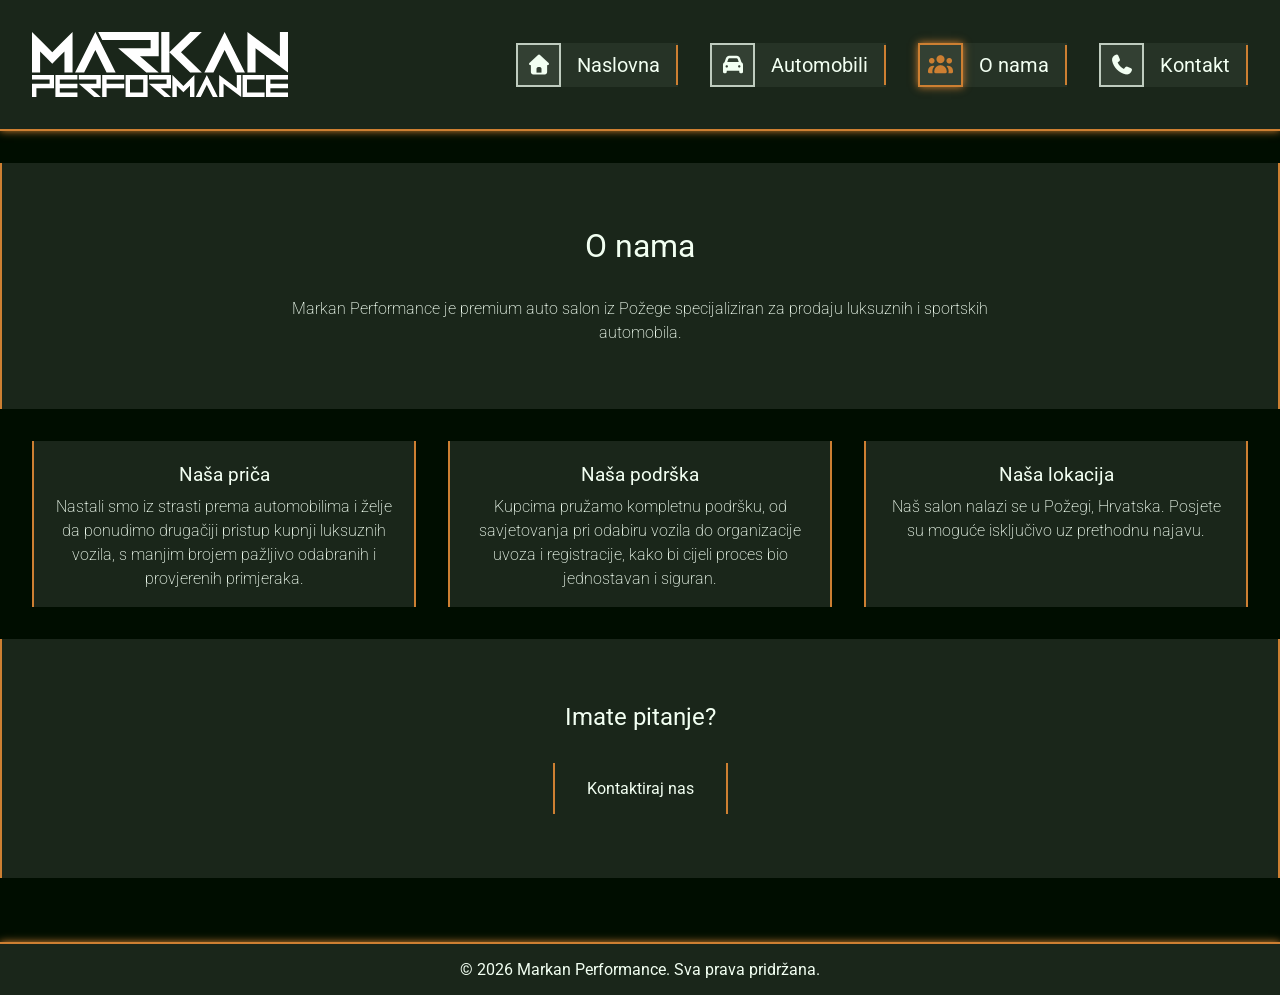
<file: markanperformance/about.html>
<!DOCTYPE html>
<html lang="hr">
  <head>
    <meta charset="UTF-8">
    <meta name="viewport" content="width=device-width, initial-scale=1.0">
    <title>Markan | O nama</title>
    <link rel="icon" type="image/svg+xml" href="images/common/favicon.svg">
    <link rel="stylesheet" href="css/common/style.css">
    <link rel="stylesheet" href="css/common/header.css">
    <link rel="stylesheet" href="css/common/footer.css">
    <link rel="stylesheet" href="css/about.css">
  </head>
  <body>
    <header>
      <a href="index.html"><img src="images/common/header/logo.svg" class="logo" alt="Markan Performance logo"></a>
      <nav>
        <ul>
          <li><a href="index.html" class="button"><span class="icon"><i class="fa-solid fa-home"></i></span><span class="text">Naslovna</span></a></li>
          <li><a href="cars.html" class="button"><span class="icon"><i class="fa-solid fa-car"></i></span><span class="text">Automobili</span></a></li>
          <li><a href="about.html" class="button active"><span class="icon"><i class="fa-solid fa-users"></i></span><span class="text">O nama</span></a></li>
          <li><a href="contact.html" class="button"><span class="icon"><i class="fa-solid fa-phone"></i></span><span class="text">Kontakt</span></a></li>
        </ul>
      </nav>
    </header>
    <main>

      <section class="about-hero">
        <h1>O nama</h1>
        <p>Markan Performance je premium auto salon iz Požege specijaliziran za prodaju luksuznih i sportskih automobila.</p>
      </section>

      <section class="about">
        <article class="about-item">
          <h3 class="about-item-title">Naša priča</h3>
          <p class="about-item-text">
            Nastali smo iz strasti prema automobilima i želje da ponudimo drugačiji pristup kupnji luksuznih vozila, s manjim brojem pažljivo odabranih i provjerenih primjeraka.
          </p>
        </article>
        <article class="about-item">
          <h3 class="about-item-title">Naša podrška</h3>
          <p class="about-item-text">
            Kupcima pružamo kompletnu podršku, od savjetovanja pri odabiru vozila do organizacije uvoza i registracije, kako bi cijeli proces bio jednostavan i siguran.
          </p>
        </article>
        <article class="about-item">
          <h3 class="about-item-title">Naša lokacija</h3>
          <p class="about-item-text">
            Naš salon nalazi se u Požegi, Hrvatska. Posjete su moguće isključivo uz prethodnu najavu.
          </p>
        </article>
      </section>

      <section class="about-contact">
        <h2>Imate pitanje?</h2>
        <a href="contact.html" class="about-button">Kontaktiraj nas</a>
      </section>

    </main>
    <footer>
      <p>© 2026 Markan Performance. Sva prava pridržana.</p>
    </footer>
  </body>
</html>
</file>
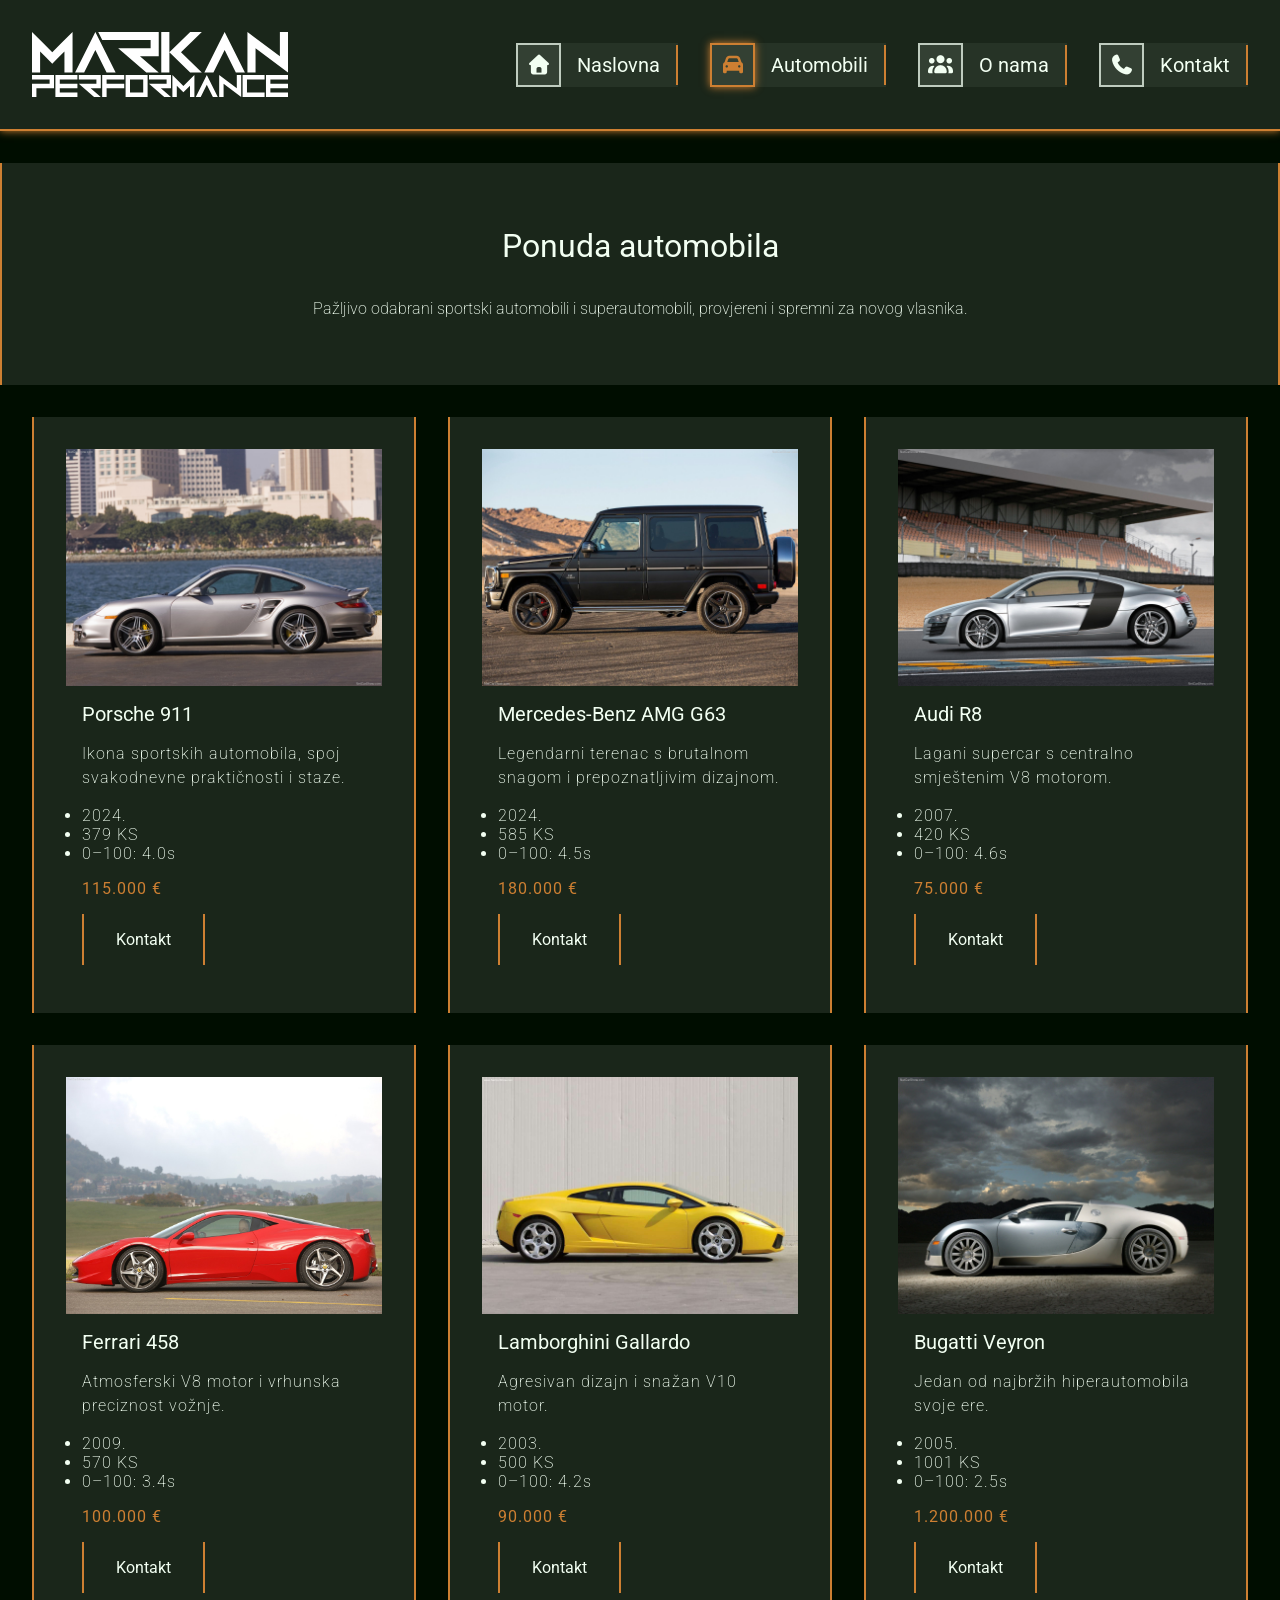
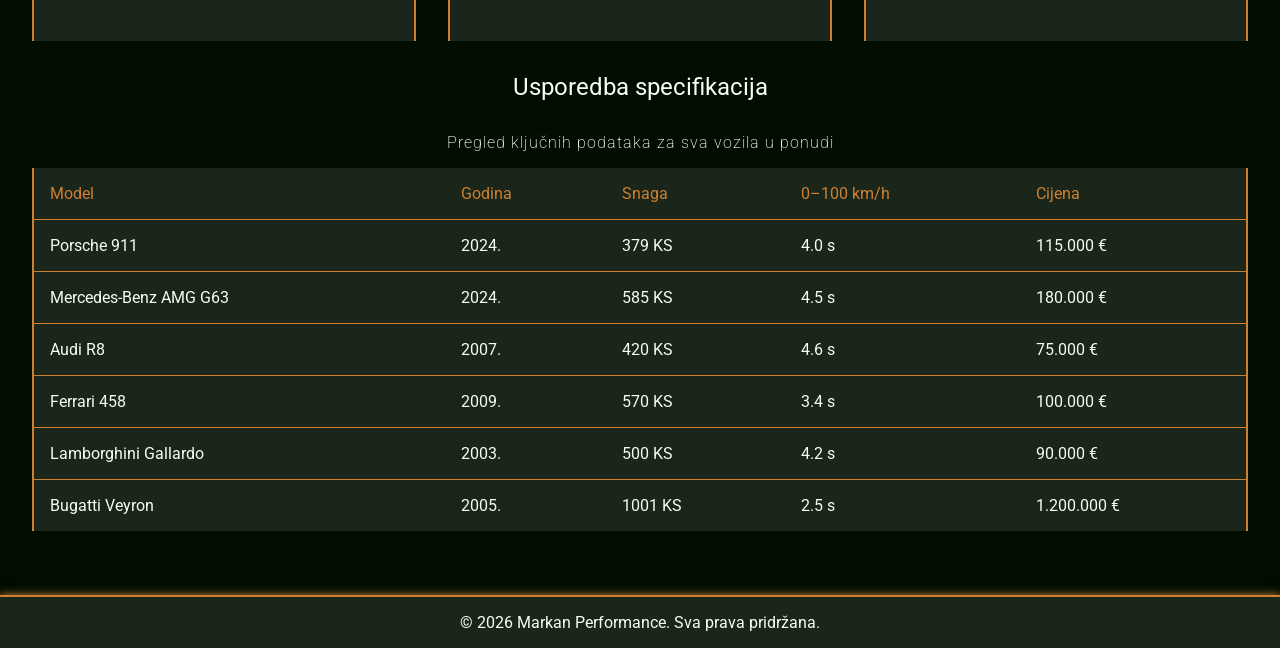
<file: markanperformance/cars.html>
<!DOCTYPE html>
<html lang="hr">
  <head>
    <meta charset="UTF-8">
    <meta name="viewport" content="width=device-width, initial-scale=1.0">
    <title>Markan | Automobili</title>
    <link rel="icon" type="image/svg+xml" href="images/common/favicon.svg">
    <link rel="stylesheet" href="css/common/style.css">
    <link rel="stylesheet" href="css/common/header.css">
    <link rel="stylesheet" href="css/common/footer.css">
    <link rel="stylesheet" href="css/cars.css">
  </head>
  <body>
    <header>
      <a href="index.html"><img src="images/common/header/logo.svg" class="logo" alt="Markan Performance logo"></a>
      <nav>
        <ul>
          <li><a href="index.html" class="button"><span class="icon"><i class="fa-solid fa-home"></i></span><span class="text">Naslovna</span></a></li>
          <li><a href="cars.html" class="button active"><span class="icon"><i class="fa-solid fa-car"></i></span><span class="text">Automobili</span></a></li>
          <li><a href="about.html" class="button"><span class="icon"><i class="fa-solid fa-users"></i></span><span class="text">O nama</span></a></li>
          <li><a href="contact.html" class="button"><span class="icon"><i class="fa-solid fa-phone"></i></span><span class="text">Kontakt</span></a></li>
        </ul>
      </nav>
    </header>
    <main>

      <section class="cars-hero">
        <h1>Ponuda automobila</h1>
        <p>Pažljivo odabrani sportski automobili i superautomobili, provjereni i spremni za novog vlasnika.</p>
      </section>

      <section class="cars-grid">
        <article class="car-card">
          <img src="images/cars/porsche_911.jpg" alt="Porsche 911">
          <div class="car-info">
            <h3 class="car-title">Porsche 911</h3>
            <p class="car-desc">Ikona sportskih automobila, spoj svakodnevne praktičnosti i staze.</p>
            <ul class="car-specs">
              <li>2024.</li>
              <li>379 KS</li>
              <li>0–100: 4.0s</li>
            </ul>
            <p class="car-price">115.000 €</p>
            <a href="contact.html#upit" class="car-button">Kontakt</a>
          </div>
        </article>
        <article class="car-card">
          <img src="images/cars/mercedes_benz_amg_g63.jpg" alt="Mercedes-Benz AMG G63">
          <div class="car-info">
            <h3 class="car-title">Mercedes-Benz AMG G63</h3>
            <p class="car-desc">Legendarni terenac s brutalnom snagom i prepoznatljivim dizajnom.</p>
            <ul class="car-specs">
              <li>2024.</li>
              <li>585 KS</li>
              <li>0–100: 4.5s</li>
            </ul>
            <p class="car-price">180.000 €</p>
            <a href="contact.html#upit" class="car-button">Kontakt</a>
          </div>
        </article>
        <article class="car-card">
          <img src="images/cars/audi_r8.jpg" alt="Audi R8">
          <div class="car-info">
            <h3 class="car-title">Audi R8</h3>
            <p class="car-desc">Lagani supercar s centralno smještenim V8 motorom.</p>
            <ul class="car-specs">
              <li>2007.</li>
              <li>420 KS</li>
              <li>0–100: 4.6s</li>
            </ul>
            <p class="car-price">75.000 €</p>
            <a href="contact.html#upit" class="car-button">Kontakt</a>
          </div>
        </article>
        <article class="car-card">
          <img src="images/cars/ferrari_458.jpg" alt="Ferrari 458">
          <div class="car-info">
            <h3 class="car-title">Ferrari 458</h3>
            <p class="car-desc">Atmosferski V8 motor i vrhunska preciznost vožnje.</p>
            <ul class="car-specs">
              <li>2009.</li>
              <li>570 KS</li>
              <li>0–100: 3.4s</li>
            </ul>
            <p class="car-price">100.000 €</p>
            <a href="contact.html#upit" class="car-button">Kontakt</a>
          </div>
        </article>
        <article class="car-card">
          <img src="images/cars/lamborghini_gallardo.jpg" alt="Lamborghini Gallardo">
          <div class="car-info">
            <h3 class="car-title">Lamborghini Gallardo</h3>
            <p class="car-desc">Agresivan dizajn i snažan V10 motor.</p>
            <ul class="car-specs">
              <li>2003.</li>
              <li>500 KS</li>
              <li>0–100: 4.2s</li>
            </ul>
            <p class="car-price">90.000 €</p>
            <a href="contact.html#upit" class="car-button">Kontakt</a>
          </div>
        </article>
        <article class="car-card">
          <img src="images/cars/bugatti_veyron.jpg" alt="Bugatti Veyron">
          <div class="car-info">
            <h3 class="car-title">Bugatti Veyron</h3>
            <p class="car-desc">Jedan od najbržih hiperautomobila svoje ere.</p>
            <ul class="car-specs">
              <li>2005.</li>
              <li>1001 KS</li>
              <li>0–100: 2.5s</li>
            </ul>
            <p class="car-price">1.200.000 €</p>
            <a href="contact.html#upit" class="car-button">Kontakt</a>
          </div>
        </article>
      </section>

      <section class="cars-compare">
        <h2>Usporedba specifikacija</h2>
        <table>
          <caption>Pregled ključnih podataka za sva vozila u ponudi</caption>
          <thead>
            <tr>
              <th scope="col">Model</th>
              <th scope="col">Godina</th>
              <th scope="col">Snaga</th>
              <th scope="col">0–100 km/h</th>
              <th scope="col">Cijena</th>
            </tr>
          </thead>
          <tbody>
            <tr>
              <th scope="row">Porsche 911</th>
              <td>2024.</td>
              <td>379 KS</td>
              <td>4.0 s</td>
              <td>115.000 €</td>
            </tr>
            <tr>
              <th scope="row">Mercedes-Benz AMG G63</th>
              <td>2024.</td>
              <td>585 KS</td>
              <td>4.5 s</td>
              <td>180.000 €</td>
            </tr>
            <tr>
              <th scope="row">Audi R8</th>
              <td>2007.</td>
              <td>420 KS</td>
              <td>4.6 s</td>
              <td>75.000 €</td>
            </tr>
            <tr>
              <th scope="row">Ferrari 458</th>
              <td>2009.</td>
              <td>570 KS</td>
              <td>3.4 s</td>
              <td>100.000 €</td>
            </tr>
            <tr>
              <th scope="row">Lamborghini Gallardo</th>
              <td>2003.</td>
              <td>500 KS</td>
              <td>4.2 s</td>
              <td>90.000 €</td>
            </tr>
            <tr>
              <th scope="row">Bugatti Veyron</th>
              <td>2005.</td>
              <td>1001 KS</td>
              <td>2.5 s</td>
              <td>1.200.000 €</td>
            </tr>
          </tbody>
        </table>
      </section>

    </main>
    <footer>
      <p>© 2026 Markan Performance. Sva prava pridržana.</p>
    </footer>
  </body>
</html>
</file>
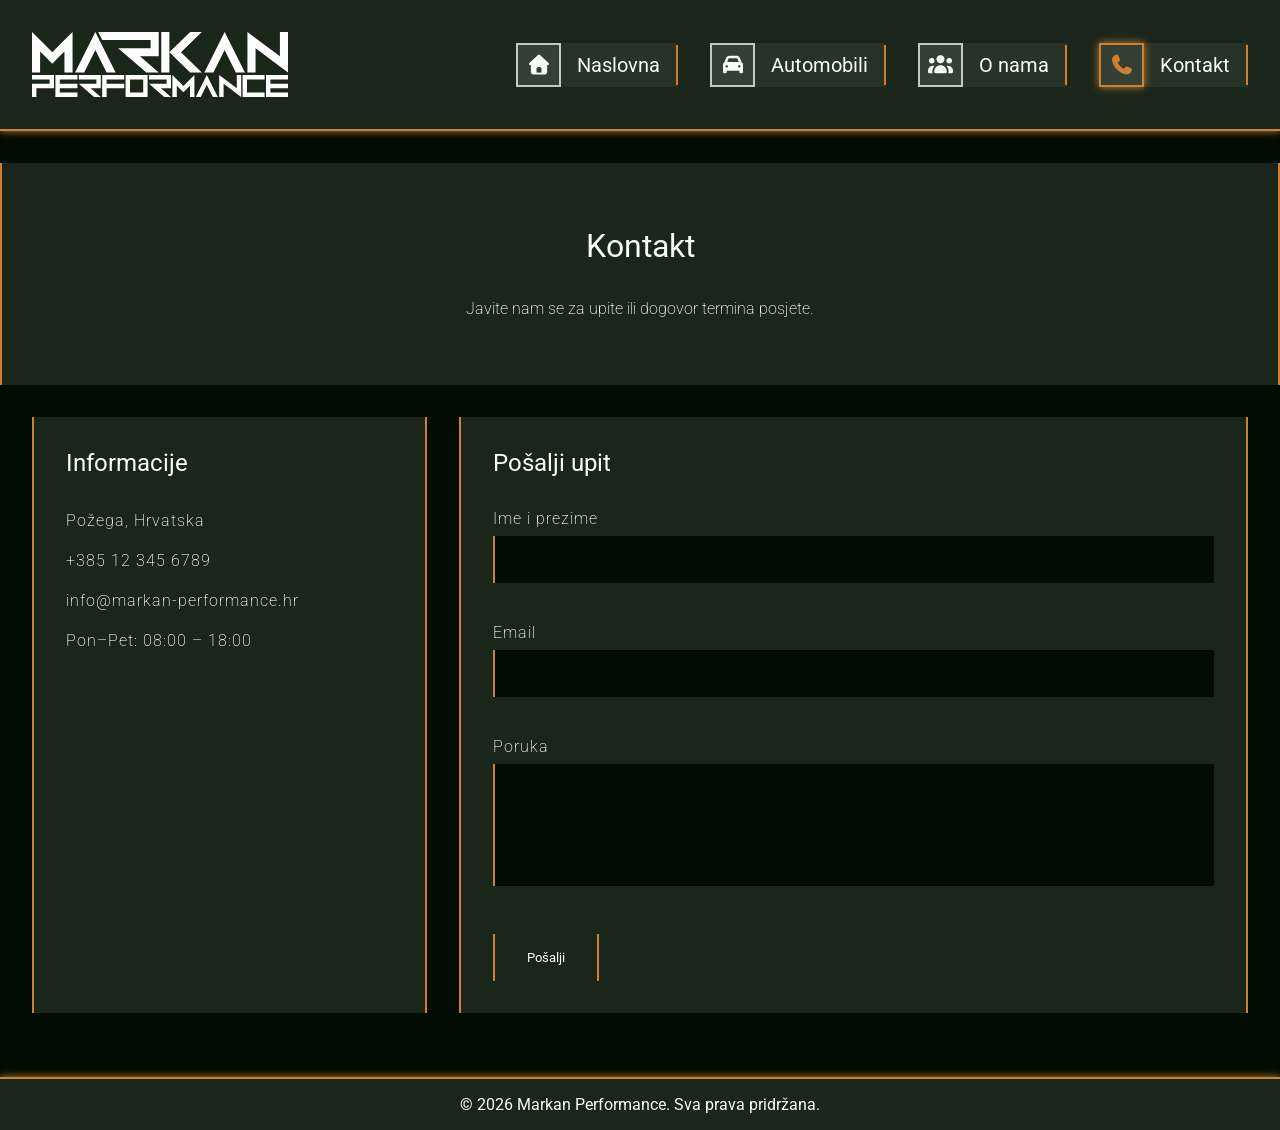
<file: markanperformance/contact.html>
<!DOCTYPE html>
<html lang="hr">
  <head>
    <meta charset="UTF-8">
    <meta name="viewport" content="width=device-width, initial-scale=1.0">
    <title>Markan | Kontakt</title>
    <link rel="icon" type="image/svg+xml" href="images/common/favicon.svg">
    <link rel="stylesheet" href="css/common/style.css">
    <link rel="stylesheet" href="css/common/header.css">
    <link rel="stylesheet" href="css/common/footer.css">
    <link rel="stylesheet" href="css/contact.css">
  </head>
  <body>
    <header>
      <a href="index.html"><img src="images/common/header/logo.svg" class="logo" alt="Markan Performance logo"></a>
      <nav>
        <ul>
          <li><a href="index.html" class="button"><span class="icon"><i class="fa-solid fa-home"></i></span><span class="text">Naslovna</span></a></li>
          <li><a href="cars.html" class="button"><span class="icon"><i class="fa-solid fa-car"></i></span><span class="text">Automobili</span></a></li>
          <li><a href="about.html" class="button"><span class="icon"><i class="fa-solid fa-users"></i></span><span class="text">O nama</span></a></li>
          <li><a href="contact.html" class="button active"><span class="icon"><i class="fa-solid fa-phone"></i></span><span class="text">Kontakt</span></a></li>
        </ul>
      </nav>
    </header>
    <main>

      <section class="contact-hero">
        <h1>Kontakt</h1>
        <p>Javite nam se za upite ili dogovor termina posjete.</p>
      </section>

      <section class="contact-content" id="upit">
        <div class="contact-info">
          <h2>Informacije</h2>
          <address>
            <ul>
              <li>Požega, Hrvatska</li>
              <li><a href="tel:+38512345678">+385 12 345 6789</a></li>
              <li><a href="mailto:info@markan-performance.hr">info@markan-performance.hr</a></li>
              <li>Pon–Pet: 08:00 – 18:00</li>
            </ul>
          </address>
        </div>
        <form class="contact-form" id="contact-form" novalidate>
          <h2>Pošalji upit</h2>

          <label for="name">Ime i prezime</label>
          <input type="text" id="name" name="name">
          <small class="error-message" id="name-error"></small>

          <label for="email">Email</label>
          <input type="email" id="email" name="email">
          <small class="error-message" id="email-error"></small>

          <label for="message">Poruka</label>
          <textarea id="message" name="message" rows="6"></textarea>
          <small class="error-message" id="message-error"></small>

          <button type="submit" class="contact-button">Pošalji</button>

          <p class="form-success" id="form-success" hidden>Uspješno poslano, javit ćemo se uskoro.</p>
        </form>
      </section>

    </main>
    <footer>
      <p>© 2026 Markan Performance. Sva prava pridržana.</p>
    </footer>
    <script src="js/contact.js"></script>
  </body>
</html>
</file>
<file: markanperformance/css/common/header.css>
header {
  padding: 32px;
  display: flex;
  justify-content: space-between;
  align-items: center;
  background: var(--background2);
  border-bottom: 2px solid var(--accent);
  box-shadow: 0px 0px 8px var(--accent);
}

header .logo {
  width: 256px;
  display: block;
}

nav ul {
  list-style: none;
  display: flex;
  gap: 32px;
}

nav a {
  display: flex;
  align-items: center;
  text-decoration: none;
  background: var(--background3);
  font-size: 1.25rem;
  color: var(--text);
}

nav .icon {
  padding: 8px;
  background: var(--background4);
  border: 2px solid var(--foreground5);
}

nav .text {
  padding: 8px 16px;
  font-weight: 400;
  transition: 0.2s linear;
  border-right: 2px solid var(--accent);
}

nav a.active .icon {
  color: var(--accent);
  border: 2px solid var(--accent);
  box-shadow: 0px 0px 8px var(--accent);
}

nav a:hover .text {
  background: var(--accent);
  box-shadow: 0px 0px 8px var(--accent);
}
</file>
<file: markanperformance/css/common/footer.css>
footer {
  margin-top: 32px;
  padding: 16px;
  text-align: center;
  background-color: var(--background2);
  border-top: 2px solid var(--accent);
  box-shadow: 0px 0px 8px var(--accent);
}
</file>
<file: markanperformance/css/about.css>
.about-hero {
  margin-top: 32px;
  padding: 64px 32px;
  text-align: center;
  background: var(--background2);
  border-left: 2px solid var(--accent);
  border-right: 2px solid var(--accent);
}

.about-hero h1 {
  margin-bottom: 32px;
  font-size: 2rem;
  font-weight: 400;
}

.about-hero p {
  max-width: 700px;
  margin: 0 auto;
  line-height: 1.5;
  font-weight: 200;
}

.about {
  margin-top: 32px;
  padding: 0px 32px;
  display: flex;
  gap: 32px;
}

.about-item {
  padding: 16px;
  flex: 1;
  background: var(--background2);
  border-left: 2px solid var(--accent);
  border-right: 2px solid var(--accent);
  transition: 0.2s linear;
}

.about-item:hover {
  box-shadow: 0px 0px 16px var(--accent);
}

.about-item-title {
  text-align: center;
  line-height: 2;
  font-weight: 400;
}

.about-item-text {
  text-align: center;
  line-height: 1.5;
  font-weight: 200;
}

.about-contact {
  margin-top: 32px;
  margin-bottom: 32px;
  padding: 64px 32px;
  text-align: center;
  background: var(--background2);
  border-left: 2px solid var(--accent);
  border-right: 2px solid var(--accent);
}

.about-contact h2 {
  margin-bottom: 32px;
  font-weight: 400;
}

.about-button {
  display: inline-block;
  padding: 16px 32px;
  border-left: 2px solid var(--accent);
  border-right: 2px solid var(--accent);
  background: var(--background2);
  color: var(--text);
  text-decoration: none;
  transition: 0.2s linear;
}

.about-button:hover {
  background: var(--accent);
  color: var(--background2);
  box-shadow: 0px 0px 16px var(--accent);
}
</file>
<file: markanperformance/css/cars.css>
.cars-hero {
  margin-top: 32px;
  padding: 64px 32px;
  text-align: center;
  background: var(--background2);
  border-left: 2px solid var(--accent);
  border-right: 2px solid var(--accent);
}

.cars-hero h1 {
  margin-bottom: 32px;
  font-size: 2rem;
  font-weight: 400;
}

.cars-hero p {
  max-width: 700px;
  margin: 0 auto;
  line-height: 1.5;
  font-weight: 200;
}

.cars-grid {
  margin-top: 32px;
  padding: 0px 32px;
  display: grid;
  grid-template-columns: repeat(3, 1fr);
  gap: 32px;
}

.car-card {
  display: flex;
  padding: 32px;
  flex-direction: column;
  background: var(--background2);
  border-left: 2px solid var(--accent);
  border-right: 2px solid var(--accent);
  transition: 0.2s linear;
}

.car-card:hover {
  box-shadow: 0px 0px 16px var(--accent);
}

.car-card img {
  width: 100%;
  object-fit: cover;
  object-position: center;
}

.car-info {
  padding: 16px;
  display: flex;
  flex-direction: column;
}

.car-title {
  margin-bottom: 16px;
  font-size: 1.25rem;
  font-weight: 400;
}

.car-desc {
  margin-bottom: 16px;
  line-height: 1.5;
  letter-spacing: 1px;
  font-weight: 200;
}

.car-specs {
  margin-bottom: 16px;
  letter-spacing: 1px;
  font-weight: 200;
}

.car-price {
  margin-bottom: 16px;
  letter-spacing: 1px;
  font-weight: 400;
  color: var(--accent);
}

.car-button {
  display: inline-block;
  align-self: flex-start;
  padding: 16px 32px;
  border-left: 2px solid var(--accent);
  border-right: 2px solid var(--accent);
  background: var(--background2);
  color: var(--text);
  text-decoration: none;
  transition: 0.2s linear;
}

.car-button:hover {
  background: var(--accent);
  color: var(--background2);
  box-shadow: 0px 0px 16px var(--accent);
}

.cars-compare {
  margin-top: 32px;
  margin-bottom: 32px;
  padding: 0px 32px;
}

.cars-compare h2 {
  text-align: center;
  margin-bottom: 32px;
  font-weight: 400;
}

.cars-compare table {
  width: 100%;
  border-collapse: collapse;
  background: var(--background2);
  border-left: 2px solid var(--accent);
  border-right: 2px solid var(--accent);
}

.cars-compare caption {
  margin-bottom: 16px;
  font-weight: 200;
  letter-spacing: 1px;
  color: var(--text);
}

.cars-compare th,
.cars-compare td {
  padding: 16px;
  text-align: left;
  border-bottom: 1px solid var(--accent);
}

.cars-compare thead th {
  font-weight: 400;
  color: var(--accent);
}

.cars-compare tbody th {
  font-weight: 400;
}

.cars-compare tbody tr:last-child th,
.cars-compare tbody tr:last-child td {
  border-bottom: none;
}
</file>
<file: markanperformance/css/contact.css>
.contact-hero {
  margin-top: 32px;
  padding: 64px 32px;
  text-align: center;
  background: var(--background2);
  border-left: 2px solid var(--accent);
  border-right: 2px solid var(--accent);
}

.contact-hero h1 {
  margin-bottom: 32px;
  font-size: 2rem;
  font-weight: 400;
}

.contact-hero p {
  max-width: 700px;
  margin: 0 auto;
  line-height: 1.5;
  font-weight: 200;
}

.contact-content {
  margin-top: 32px;
  margin-bottom: 32px;
  padding: 0px 32px;
  display: grid;
  grid-template-columns: 1fr 2fr;
  gap: 32px;
}

.contact-info {
  padding: 32px;
  background: var(--background2);
  border-left: 2px solid var(--accent);
  border-right: 2px solid var(--accent);
}

.contact-info h2 {
  margin-bottom: 32px;
  font-weight: 400;
}

.contact-info address {
  font-style: normal;
}

.contact-info ul {
  list-style: none;
  display: flex;
  flex-direction: column;
  gap: 16px;
  line-height: 1.5;
  letter-spacing: 1px;
  font-weight: 200;
}

.contact-info a {
  color: var(--text);
  text-decoration: none;
}

.contact-info a:hover {
  color: var(--accent);
}

.contact-form {
  padding: 32px;
  display: flex;
  flex-direction: column;
  background: var(--background2);
  border-left: 2px solid var(--accent);
  border-right: 2px solid var(--accent);
}

.contact-form h2 {
  margin-bottom: 32px;
  font-weight: 400;
}

.contact-form label {
  margin-bottom: 8px;
  letter-spacing: 1px;
  font-weight: 200;
}

.contact-form input,
.contact-form textarea {
  margin-bottom: 8px;
  padding: 16px;
  background: var(--background1);
  border: none;
  border-left: 2px solid var(--accent);
  color: var(--text);
  font-family: inherit;
  font-weight: 200;
  transition: 0.2s linear;
}

.contact-form textarea {
  resize: none;
}

.contact-form input:focus,
.contact-form textarea:focus {
  outline: none;
  box-shadow: 0px 0px 16px var(--accent);
}

.error-message {
  display: block;
  margin-bottom: 16px;
  min-height: 16px;
  color: #e05c5c;
  font-weight: 200;
  letter-spacing: 1px;
}

.contact-button {
  align-self: flex-start;
  margin-top: 8px;
  padding: 16px 32px;
  border: unset;
  border-left: 2px solid var(--accent);
  border-right: 2px solid var(--accent);
  background: var(--background2);
  color: var(--text);
  font-family: inherit;
  cursor: pointer;
  transition: 0.2s linear;
}

.contact-button:hover {
  background: var(--accent);
  color: var(--background2);
  box-shadow: 0px 0px 16px var(--accent);
}

.form-success {
  margin-top: 16px;
  padding: 16px;
  border-left: 2px solid var(--accent);
  color: var(--accent);
  font-weight: 200;
  letter-spacing: 1px;
}
</file>
<file: markanperformance/css/common/style.css>
@import "../../fonts/css/fontawesome.css";
@import "../../fonts/css/solid.css";

@font-face {
  font-family: 'Roboto';
  font-weight: 100;
  src: url('../../fonts/webfonts/roboto-100.woff2') format('woff2');
}

@font-face {
  font-family: 'Roboto';
  font-weight: 200;
  src: url('../../fonts/webfonts/roboto-200.woff2') format('woff2');
}

@font-face {
  font-family: 'Roboto';
  font-weight: 300;
  src: url('../../fonts/webfonts/roboto-300.woff2') format('woff2');
}

@font-face {
  font-family: 'Roboto';
  font-weight: 400;
  src: url('../../fonts/webfonts/roboto-400.woff2') format('woff2');
}

@font-face {
  font-family: 'Roboto';
  font-weight: 500;
  src: url('../../fonts/webfonts/roboto-500.woff2') format('woff2');
}

@font-face {
  font-family: 'Roboto';
  font-weight: 600;
  src: url('../../fonts/webfonts/roboto-600.woff2') format('woff2');
}

@font-face {
  font-family: 'Roboto';
  font-weight: 700;
  src: url('../../fonts/webfonts/roboto-700.woff2') format('woff2');
}

@font-face {
  font-family: 'Roboto';
  font-weight: 800;
  src: url('../../fonts/webfonts/roboto-800.woff2') format('woff2');
}

@font-face {
  font-family: 'Roboto';
  font-weight: 900;
  src: url('../../fonts/webfonts/roboto-900.woff2') format('woff2');
}

:root {
  --background1: #000d00;
  --background2: #1a261a;
  --background3: #263326;
  --background4: #334033;
  --background5: #404d40;

  --foreground1: #f2fff2;
  --foreground2: #e6f2e6;
  --foreground3: #d9e6d9;
  --foreground4: #ccd9cc;
  --foreground5: #bfccbf;

  --text: #f2fff2;

  --transparent1: #000d0080;
  --transparent2: #1a261a80;
  --transparent3: #26332680;
  --transparent4: #33403380;
  --transparent5: #404d4080;

  --accent: #cd7f32;
}

* {
  margin: 0;
  padding: 0;
  box-sizing: border-box;
  scrollbar-width: none;
}

html {
  height: 100%;
  font-family: "Roboto";
  background-color: var(--background1);
  color: var(--text);
}

body {
  height: 100%;
  display: flex;
  flex-direction: column;
}

main {
  flex: 1;
}
</file>
